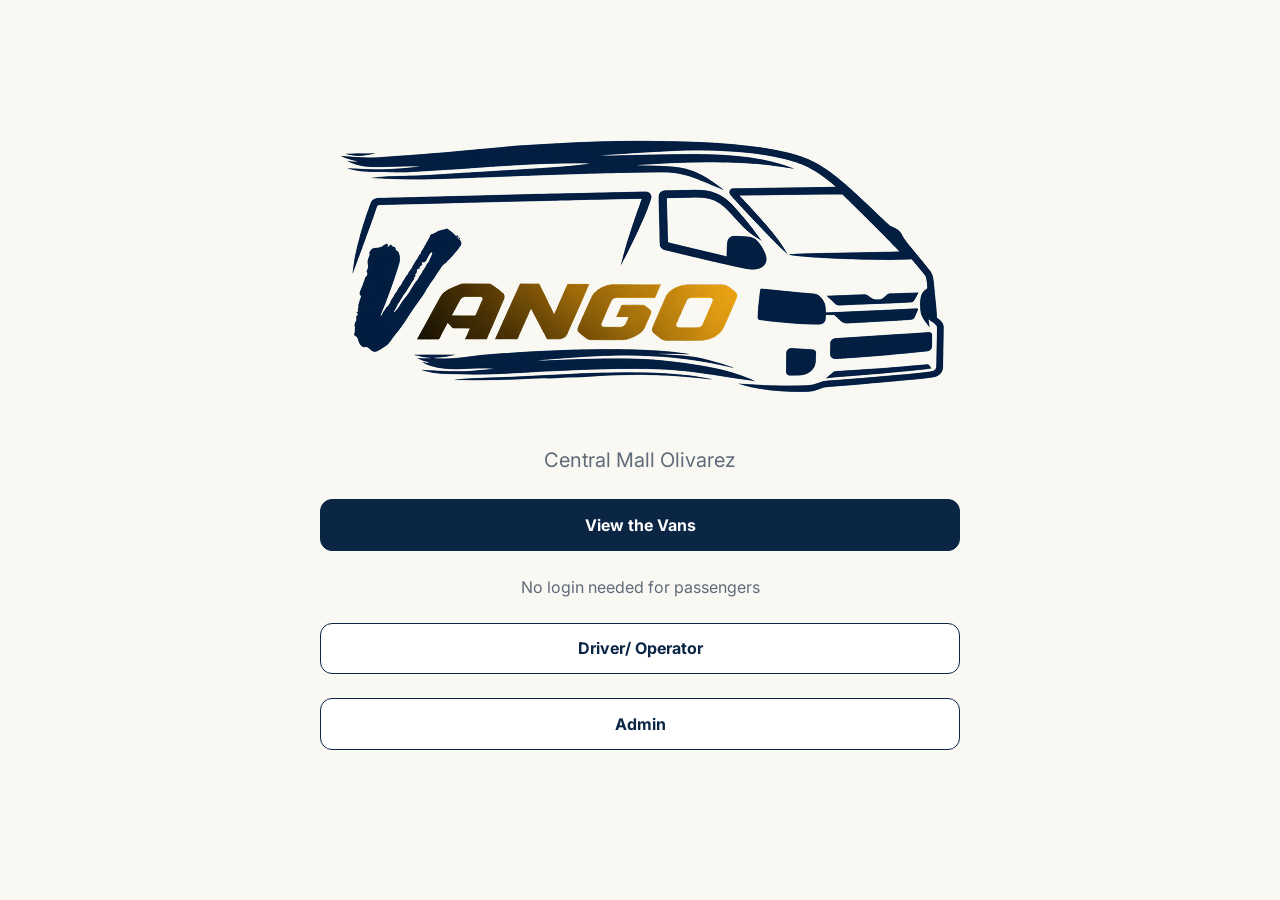
<file: index.html>
﻿<!DOCTYPE html>
<html lang="en">
<head>
    <meta charset="UTF-8">
    <meta name="viewport" content="width=device-width, initial-scale=1">
    <title>VanGo</title>

    <link href="https://cdn.jsdelivr.net/npm/bootstrap@5.3.3/dist/css/bootstrap.min.css" rel="stylesheet">
    <link rel="preconnect" href="https://fonts.googleapis.com">
    <link rel="preconnect" href="https://fonts.gstatic.com" crossorigin>
    <link href="https://fonts.googleapis.com/css2?family=Inter:wght@400;700;800&display=swap" rel="stylesheet">
    <link href="style.css" rel="stylesheet">
</head>
<body>

    <div class="app-shell">

        <!-- Main content -->
        <main class="main flex-grow-1 d-flex flex-column align-items-center">
            <div class="content w-100 d-flex flex-column align-items-center gap-4">

                <img src="images/vango-logo.png" alt="VanGo logo" class="logo img-fluid">

                <p class="text-muted-custom fs-5 mb-0">Central Mall Olivarez</p>

                <a href="vans.html" class="btn btn-vango-primary w-100">View the Vans</a>

                <p class="text-muted-custom mb-0">No login needed for passengers</p>

                <a href="driver.html" class="btn btn-vango-outline w-100">Driver/ Operator</a>
                <a href="admin.html" class="btn btn-vango-outline w-100">Admin</a>

            </div>
        </main>

    </div>

</body>
</html>
</file>
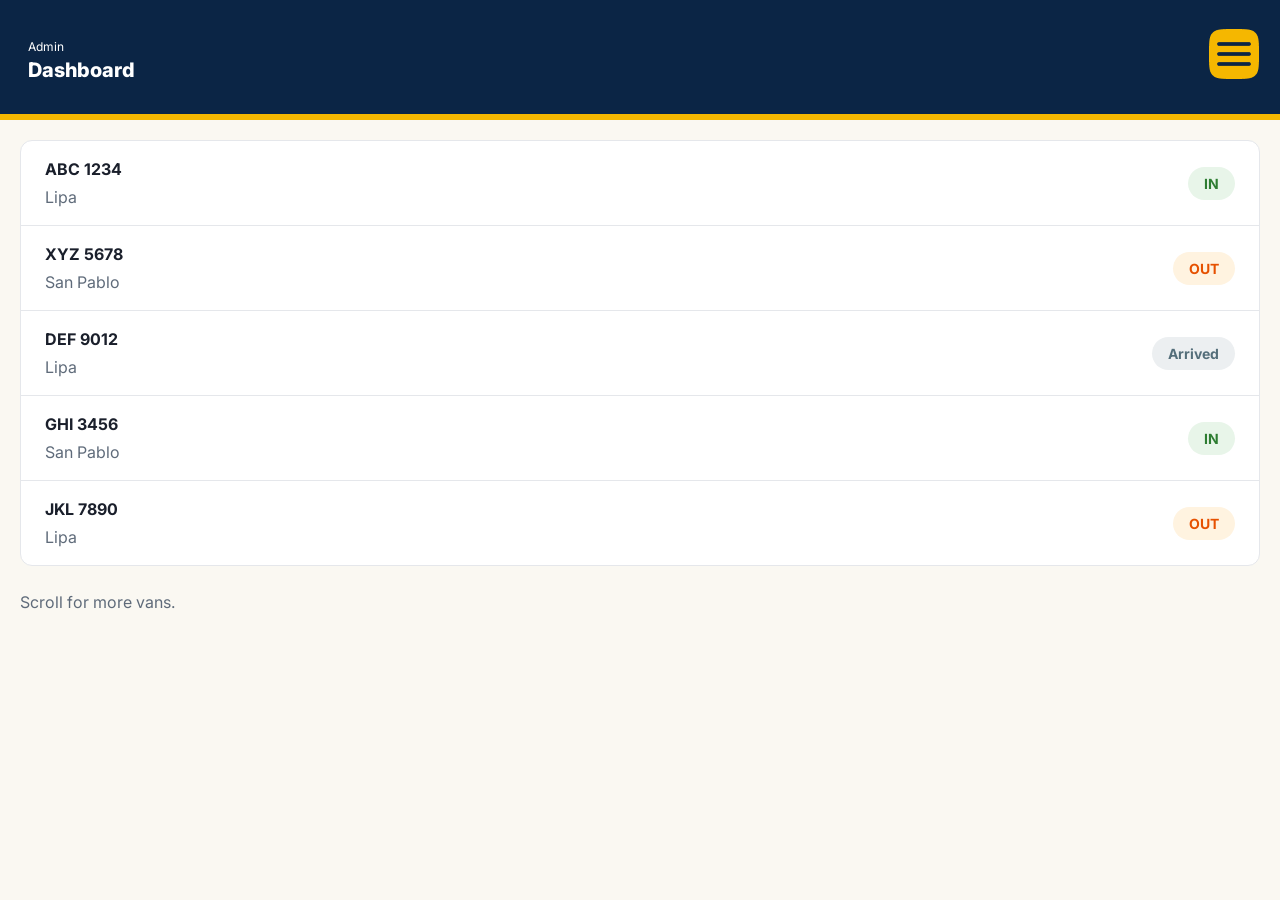
<file: admin.html>
﻿<!DOCTYPE html>
<html lang="en">
<head>
    <meta charset="UTF-8">
    <meta name="viewport" content="width=device-width, initial-scale=1">
    <title>VanGo | Admin Dashboard</title>

    <link href="https://cdn.jsdelivr.net/npm/bootstrap@5.3.3/dist/css/bootstrap.min.css" rel="stylesheet">
    <link rel="preconnect" href="https://fonts.googleapis.com">
    <link rel="preconnect" href="https://fonts.gstatic.com" crossorigin>
    <link href="https://fonts.googleapis.com/css2?family=Inter:wght@400;700;800&display=swap" rel="stylesheet">
    <link href="style.css" rel="stylesheet">
    </head>
    <body>

        <div class="app-shell">

            <!-- Header -->
            <header class="header">
                <p class="header-label mb-1 ms-2">Admin</p>
                <h1 class="header-title mb-0 ms-2">Dashboard</h1>

                <div class="dropdown menu-dropdown">
                    <button class="menu-btn" type="button" data-bs-toggle="dropdown"
                            aria-expanded="false" aria-label="Open menu">
                        <img src="images/nav-menu-btn.png" alt="" class="menu-icon">
                    </button>

                    <ul class="dropdown-menu dropdown-menu-end">
                        <li><a class="dropdown-item" href="create-account.html">Create account</a></li>
                        <li><a class="dropdown-item" href="register-van.html">Register a van</a></li>
                        <!-- more links here -->
                    </ul>
                </div>
            </header>

            <!-- Main content -->
            <main class="main main-top flex-grow-1">
                <div class="content-wide mx-auto d-flex flex-column gap-4">

                    <!-- Van list -->
                    <div class="van-list">

                        <div class="van-row d-flex justify-content-between align-items-center">
                            <div>
                                <p class="van-plate mb-1">ABC 1234</p>
                                <p class="text-muted-custom mb-0">Lipa</p>
                            </div>
                            <span class="pill pill-in">IN</span>
                        </div>

                        <div class="van-row d-flex justify-content-between align-items-center">
                            <div>
                                <p class="van-plate mb-1">XYZ 5678</p>
                                <p class="text-muted-custom mb-0">San Pablo</p>
                            </div>
                            <span class="pill pill-out">OUT</span>
                        </div>

                        <div class="van-row d-flex justify-content-between align-items-center">
                            <div>
                                <p class="van-plate mb-1">DEF 9012</p>
                                <p class="text-muted-custom mb-0">Lipa</p>
                            </div>
                            <span class="pill pill-arrived">Arrived</span>
                        </div>

                        <div class="van-row d-flex justify-content-between align-items-center">
                            <div>
                                <p class="van-plate mb-1">GHI 3456</p>
                                <p class="text-muted-custom mb-0">San Pablo</p>
                            </div>
                            <span class="pill pill-in">IN</span>
                        </div>

                        <div class="van-row d-flex justify-content-between align-items-center">
                            <div>
                                <p class="van-plate mb-1">JKL 7890</p>
                                <p class="text-muted-custom mb-0">Lipa</p>
                            </div>
                            <span class="pill pill-out">OUT</span>
                        </div>

                    </div>

                    <p class="text-muted-custom mb-0">Scroll for more vans.</p>


                </div>
            </main>

        </div>
        <script src="https://cdn.jsdelivr.net/npm/bootstrap@5.3.3/dist/js/bootstrap.bundle.min.js"></script>
    </body>
</html>
</file>
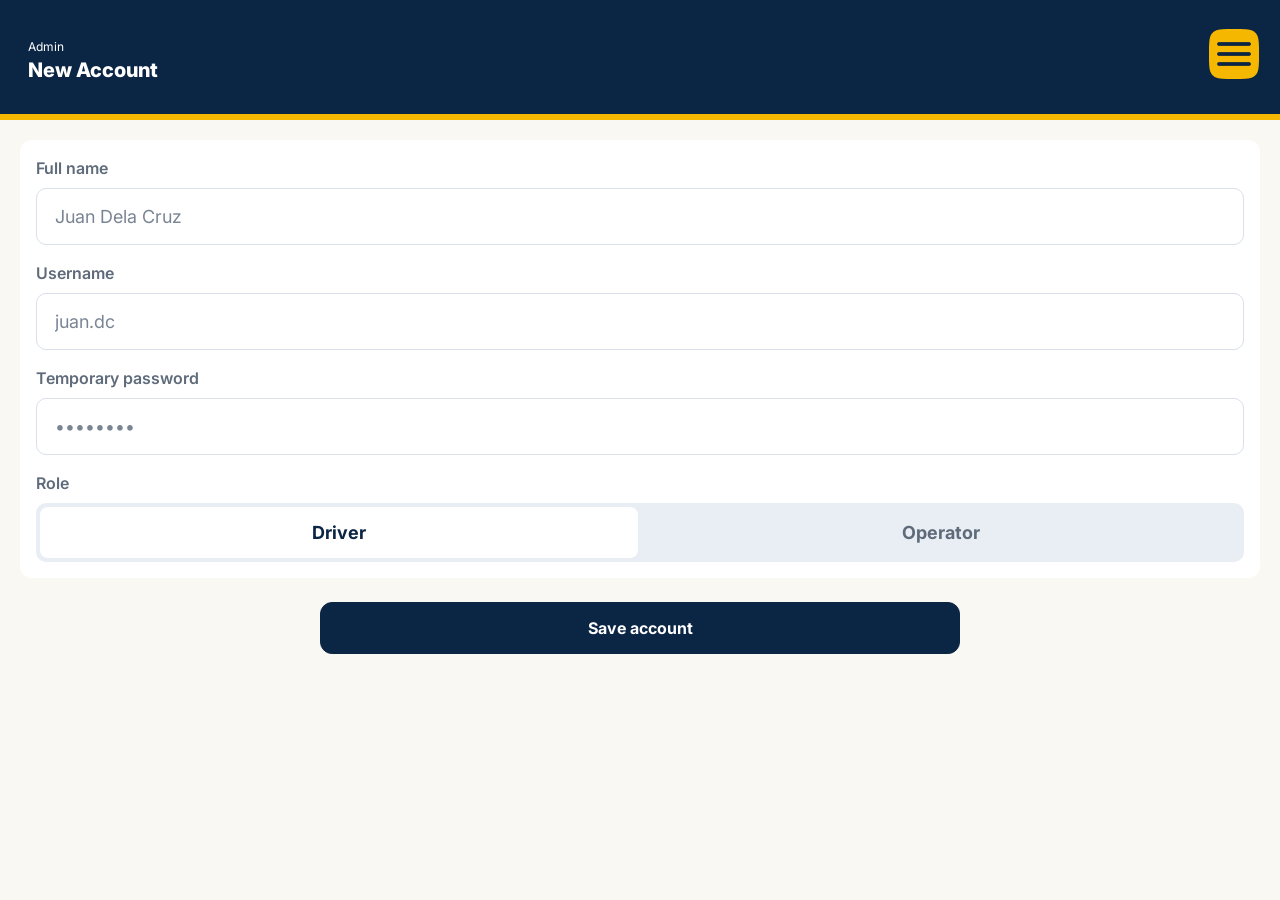
<file: create-account.html>
﻿<!DOCTYPE html>
<html lang="en">
<head>
    <meta charset="UTF-8">
    <meta name="viewport" content="width=device-width, initial-scale=1">
    <title>VanGo | New Account</title>

    <link href="https://cdn.jsdelivr.net/npm/bootstrap@5.3.3/dist/css/bootstrap.min.css" rel="stylesheet">
    <link rel="preconnect" href="https://fonts.googleapis.com">
    <link rel="preconnect" href="https://fonts.gstatic.com" crossorigin>
    <link href="https://fonts.googleapis.com/css2?family=Inter:wght@400;600;700;800&display=swap" rel="stylesheet">
    <link href="style.css" rel="stylesheet">
</head>
<body>

    <div class="app-shell">

        <!-- Header -->
        <header class="header">
            <p class="header-label mb-1 ms-2">Admin</p>
            <h1 class="header-title mb-0 ms-2">New Account</h1>

            <div class="dropdown menu-dropdown">
                <button class="menu-btn" type="button" data-bs-toggle="dropdown"
                        aria-expanded="false" aria-label="Open menu">
                    <img src="images/nav-menu-btn.png" alt="" class="menu-icon">
                </button>

                <ul class="dropdown-menu dropdown-menu-end">
                    <li><a class="dropdown-item" href="create-account.html">Create account</a></li>
                    <li><a class="dropdown-item" href="register-van.html">Register a van</a></li>
                    <!-- more links here -->
                </ul>
            </div>
        </header>

        <!-- Main content -->
        <main class="main main-top flex-grow-1">
            <div class="content-wide mx-auto d-flex flex-column gap-4">

                <!-- Form card -->
                <div class="form-card">

                    <div>
                        <label for="full-name" class="field-label">Full name</label>
                        <input type="text" id="full-name" class="form-control input-vango" placeholder="Juan Dela Cruz">
                    </div>

                    <div>
                        <label for="username" class="field-label">Username</label>
                        <input type="text" id="username" class="form-control input-vango" placeholder="juan.dc">
                    </div>

                    <div>
                        <label for="password" class="field-label">Temporary password</label>
                        <input type="password" id="password" class="form-control input-vango" placeholder="••••••••">
                    </div>

                    <div>
                        <span class="field-label">Role</span>
                        <div class="role-toggle">
                            <input type="radio" class="btn-check" name="role" id="role-driver" value="driver" checked>
                            <label class="role-option" for="role-driver">Driver</label>

                            <input type="radio" class="btn-check" name="role" id="role-operator" value="operator">
                            <label class="role-option" for="role-operator">Operator</label>
                        </div>
                    </div>

                </div>

                <a href="menu.html" class="btn btn-vango-primary w-100">Save account</a>

            </div>
        </main>

    </div>
    <script src="https://cdn.jsdelivr.net/npm/bootstrap@5.3.3/dist/js/bootstrap.bundle.min.js"></script>
</body>
</html>
</file>
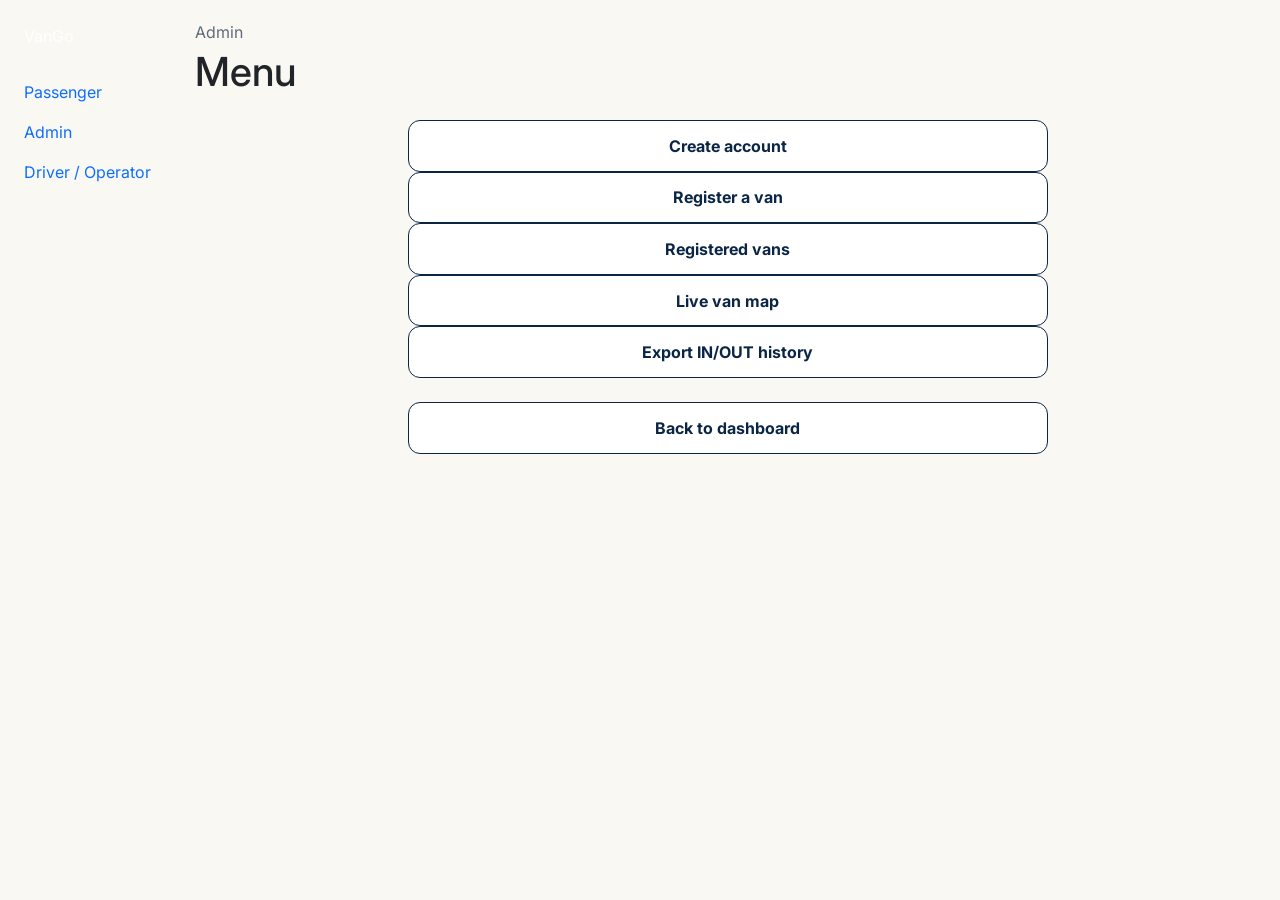
<file: menu.html>
﻿<!DOCTYPE html>
<html lang="en">
<head>
    <meta charset="UTF-8">
    <meta name="viewport" content="width=device-width, initial-scale=1">
    <title>VanGo | Admin Menu</title>

    <!-- Bootstrap -->
    <link href="https://cdn.jsdelivr.net/npm/bootstrap@5.3.3/dist/css/bootstrap.min.css" rel="stylesheet">
    <!-- Inter font -->
    <link rel="preconnect" href="https://fonts.googleapis.com">
    <link rel="preconnect" href="https://fonts.gstatic.com" crossorigin>
    <link href="https://fonts.googleapis.com/css2?family=Inter:wght@400;700;800&display=swap" rel="stylesheet">
    <!-- Your styles (must come after Bootstrap) -->
    <link href="style.css" rel="stylesheet">
</head>
<body>

    <div class="d-flex min-vh-100">

        <!-- Sidebar -->
        <aside class="sidebar flex-shrink-0 p-4">
            <a href="index.html" class="sidebar-brand text-white text-decoration-none">VanGo</a>
            <nav>
                <ul class="nav flex-column mt-4">
                    <li class="nav-item"><span class="nav-link px-0">Passenger</span></li>
                    <li class="nav-item active"><span class="nav-link px-0">Admin</span></li>
                    <li class="nav-item"><span class="nav-link px-0">Driver / Operator</span></li>
                </ul>
            </nav>
        </aside>

        <!-- Main content -->
        <main class="main main-top flex-grow-1">
            <div class="content-wide mx-auto d-flex flex-column gap-4">

                <!-- Heading -->
                <div>
                    <p class="text-muted-custom mb-1">Admin</p>
                    <h1 class="page-title mb-0">Menu</h1>
                </div>

                <!-- Menu -->
                <div class="menu">
                    <a href="create-account.html" class="btn btn-vango-outline w-100">Create account</a>
                    <a href="register-van.html" class="btn btn-vango-outline w-100">Register a van</a>
                    <a href="registered-vans.html" class="btn btn-vango-outline w-100">Registered vans</a>
                    <a href="live-map.html" class="btn btn-vango-outline w-100">Live van map</a>
                    <a href="export-history.html" class="btn btn-vango-outline w-100">Export IN/OUT history</a>
                </div>
                <a href="admin.html" class="btn btn-vango-outline w-100 btn-back">Back to dashboard</a>
            </div>
        </main>

    </div>

</body>
</html>
</file>
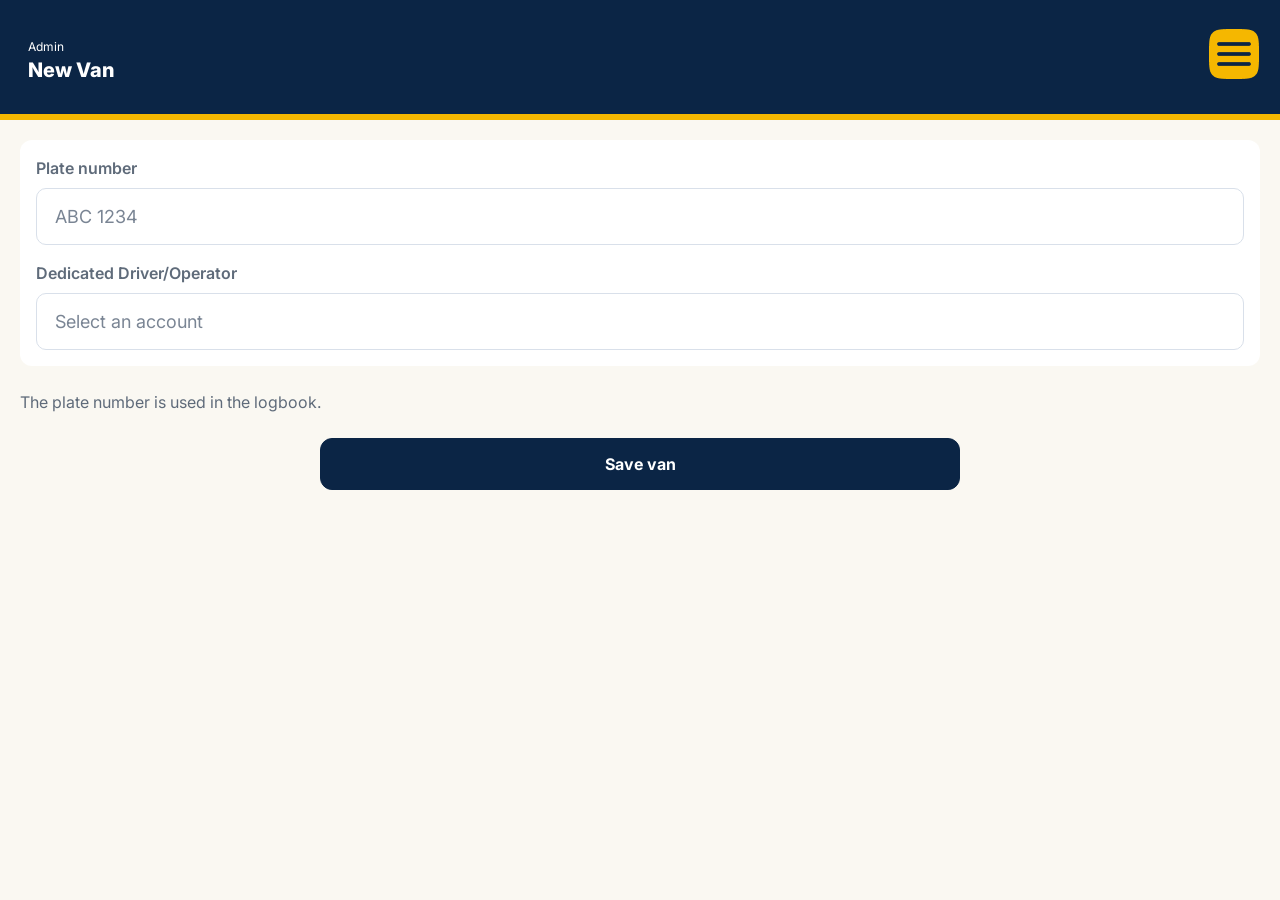
<file: register-van.html>
﻿<!DOCTYPE html>
<html lang="en">
<head>
    <meta charset="UTF-8">
    <meta name="viewport" content="width=device-width, initial-scale=1">
    <title>VanGo | New Van</title>

    <link href="https://cdn.jsdelivr.net/npm/bootstrap@5.3.3/dist/css/bootstrap.min.css" rel="stylesheet">
    <link rel="preconnect" href="https://fonts.googleapis.com">
    <link rel="preconnect" href="https://fonts.gstatic.com" crossorigin>
    <link href="https://fonts.googleapis.com/css2?family=Inter:wght@400;600;700;800&display=swap" rel="stylesheet">
    <link href="style.css" rel="stylesheet">
</head>
    <body>

        <div class="app-shell">

            <!-- Header -->
            <header class="header">
                <p class="header-label mb-1 ms-2">Admin</p>
                <h1 class="header-title mb-0 ms-2">New Van</h1>

                <div class="dropdown menu-dropdown">
                    <button class="menu-btn" type="button" data-bs-toggle="dropdown"
                            aria-expanded="false" aria-label="Open menu">
                        <img src="images/nav-menu-btn.png" alt="" class="menu-icon">
                    </button>

                    <ul class="dropdown-menu dropdown-menu-end">
                        <li><a class="dropdown-item" href="create-account.html">Create account</a></li>
                        <li><a class="dropdown-item" href="register-van.html">Register a van</a></li>
                        <!-- more links here -->
                    </ul>
                </div>
            </header>

            <!-- Main content -->
            <main class="main main-top flex-grow-1">
                <div class="content-wide mx-auto d-flex flex-column gap-4">

                    <!-- Form card -->
                    <div class="form-card">

                        <div>
                            <label for="plate-number" class="field-label">Plate number</label>
                            <input type="text" id="plate-number" class="form-control input-vango" placeholder="ABC 1234">
                        </div>

                        <div>
                            <label for="dedicated-driver-operator" class="field-label">Dedicated Driver/Operator</label>
                            <input type="text" id="dedicated-driver-operator" class="form-control input-vango" placeholder="Select an account">
                        </div>

                    </div>

                    <p class="text-muted-custom mb-0">The plate number is used in the logbook.</p>

                    <a href="menu.html" class="btn btn-vango-primary w-100">Save van</a>

                </div>
            </main>

        </div>
        <script src="https://cdn.jsdelivr.net/npm/bootstrap@5.3.3/dist/js/bootstrap.bundle.min.js"></script>
    </body>
</html>
</file>
<file: style.css>
/* ---------- Colors ---------- */
:root {
    --navy: #0b2545;
    --yellow: #f5b700;
    --cream: #faf8f2;
    --nav-text: #c9d3e0;
    --muted: #5f6b7a;
}

/* ---------- Base (all sizes) ---------- */
body {
    font-family: "Inter", sans-serif;
    background-color: var(--cream);
}

/* Stacks header/content on tablet and phone; becomes a row on desktop */
.app-shell {
    display: flex;
    flex-direction: column;
    min-height: 100vh;
}

.text-muted-custom {
    color: var(--muted);
}

/* Buttons: colors shared, sizes set per layout below */
.btn-vango-primary,
.btn-vango-outline {
    border: 1.5px solid var(--navy);
    border-radius: 0.75rem;
    font-weight: 700;
    transition: background-color 0.2s, color 0.2s;
}

.btn-vango-primary {
    background-color: var(--navy);
    color: #fff;
}

    .btn-vango-primary:hover,
    .btn-vango-primary:focus-visible {
        background-color: #123663;
        border-color: #123663;
        color: #fff;
    }

.btn-vango-outline {
    background-color: #fff;
    color: var(--navy);
}

    .btn-vango-outline:hover,
    .btn-vango-outline:focus-visible {
        background-color: var(--navy);
        color: #fff;
    }

/* Status pills */
.pill {
    padding: 0.375rem 1rem;
    border-radius: 999px;
    font-size: 0.875rem;
    font-weight: 700;
}

.pill-in {
    background-color: #e8f5e9;
    color: #2e7d32;
}

.pill-out {
    background-color: #fff3e0;
    color: #e65100;
}

.pill-arrived {
    background-color: #eceff1;
    color: #546e7a;
}

/* Form pages */
.form-card {
    display: flex;
    flex-direction: column;
    background-color: #fff;
    border-radius: 0.75rem;
}

.field-label {
    display: block;
    margin-bottom: 0.5rem;
    font-size: 1rem;
    font-weight: 600;
    color: var(--muted);
}

.input-vango {
    padding: 0.875rem 1.125rem;
    border: 1px solid #d9e0ea;
    border-radius: 0.625rem;
    font-size: 1.125rem;
}

    .input-vango::placeholder {
        color: #7a8594;
        opacity: 1;
    }

/* Role toggle (Driver / Operator) */
.role-toggle {
    display: flex;
    gap: 0.25rem;
    padding: 0.25rem;
    background-color: #e9eef5;
    border-radius: 0.625rem;
}

.role-option {
    flex: 1;
    padding: 0.75rem 0;
    border-radius: 0.5rem;
    text-align: center;
    font-size: 1.125rem;
    font-weight: 700;
    color: var(--muted);
    cursor: pointer;
    margin-bottom: 0;
}

.btn-check:checked + .role-option {
    background-color: #fff;
    color: var(--navy);
}

.btn-check:focus-visible + .role-option {
    outline: 2px solid var(--navy);
    outline-offset: 2px;
}

/* ---------- Desktop (1281px and up) ---------- */
@media (min-width: 1281px) {

    /* Header */
    .header {
        position: relative;
        padding: 2.5rem 7.8rem 2rem;
        background-color: var(--navy);
        border-bottom: 6px solid var(--yellow);
        color: #fff;
    }

    .header-label {
        font-size: 0.75rem;
        line-height: 1.2;
    }

    .header-title {
        font-size: 1.25rem;
        font-weight: 800;
    }

    .menu-icon {
        width: 3.75rem;
        height: auto;
        display: block;
    }

    .menu-btn {
        background: none;
        border: 0;
        padding: 0;
    }

    .menu-dropdown {
        position: absolute;
        top: 25%;
        right: 7.8rem;
        z-index: 1030;
    }

    /* Main */
    .main {
        padding: 11.25rem 7.8rem 7.8rem;
    }

    .main-top {
        padding-top: 4rem;
    }

    .content {
        max-width: auto;
    }

    .content-wide {
        max-width: auto;
    }

    .logo {
        max-width: 40.125rem;
        width: 100%;
        height: auto;
    }

    .text-muted-custom {
        font-size: 1rem;
    }

    .btn-vango-primary,
    .btn-vango-outline {
        display: block;
        margin-left: auto;
        margin-right: auto;
        padding: 1.125rem 1rem;
        font-size: 1.25rem;
    }

    .page-title {
        font-size: 2.5rem;
        font-weight: 800;
        color: #13315c;
    }

    /* Van list (card) */
    .van-list {
        background-color: #fff;
        border: 1px solid #e5e7eb;
        border-radius: 0.75rem;
        overflow: hidden;
    }

    .van-row {
        padding: 1.25rem 1.5rem;
    }

        .van-row + .van-row {
            border-top: 1px solid #e5e7eb;
        }

    .van-plate {
        font-size: 1.375rem;
        font-weight: 700;
        color: #1a1f2b;
    }

    /* Form pages */
    .form-card {
        gap: 1.5rem;
        padding: 2rem;
    }
}

/* ---------- Tablet and phone (1280px and down) ---------- */
@media (max-width: 1280px) {

    /* The header replaces the page heading here */
    .custom-block {
        display: none;
    }

    /* Header */
    .header {
        padding: 2.5rem 1.25rem 2rem;
        background-color: var(--navy);
        border-bottom: 6px solid var(--yellow);
        color: #fff;
    }

    .header-label {
        font-size: 0.75rem;
        line-height: 1.2;
    }

    .header-title {
        font-size: 1.25rem;
        font-weight: 800;
    }

    .menu-icon {
        width: 3.75rem;
        height: auto;
        display: block;
    }

    .menu-btn {
        background: none;
        border: 0;
        padding: 0;
    }

    .menu-dropdown {
        position: absolute;
        top: 1.5rem;
        right: 1rem;
        z-index: 1030;
    }

    /* Main */
    .main,
    .main-top {
        padding: 1.25rem;
    }

    .logo {
        margin-top: 5rem;
    }

    .btn-vango-primary,
    .btn-vango-outline {
        display: block;
        margin-left: auto;
        margin-right: auto;
        max-width: 40rem;
        padding: 0.8rem 1rem;
        font-size: 1rem;
    }

    /* Van list (plain, no card) */
    .van-list {
        background-color: #fff;
        border: 1px solid #e5e7eb;
        border-radius: 0.75rem;
        overflow: hidden;
    }

    .van-row {
        padding: 1rem 1.5rem;
    }

        .van-row + .van-row {
            border-top: 1px solid #e5e7eb;
        }

    .van-plate {
        font-size: 1rem;
        font-weight: 700;
        color: #1a1f2b;
    }

    .van-row .text-muted-custom {
        font-size: 1rem;
    }

    

    /* Form pages */
    .form-card {
        gap: 1rem;
        padding: 1rem;
    }
}
</file>
